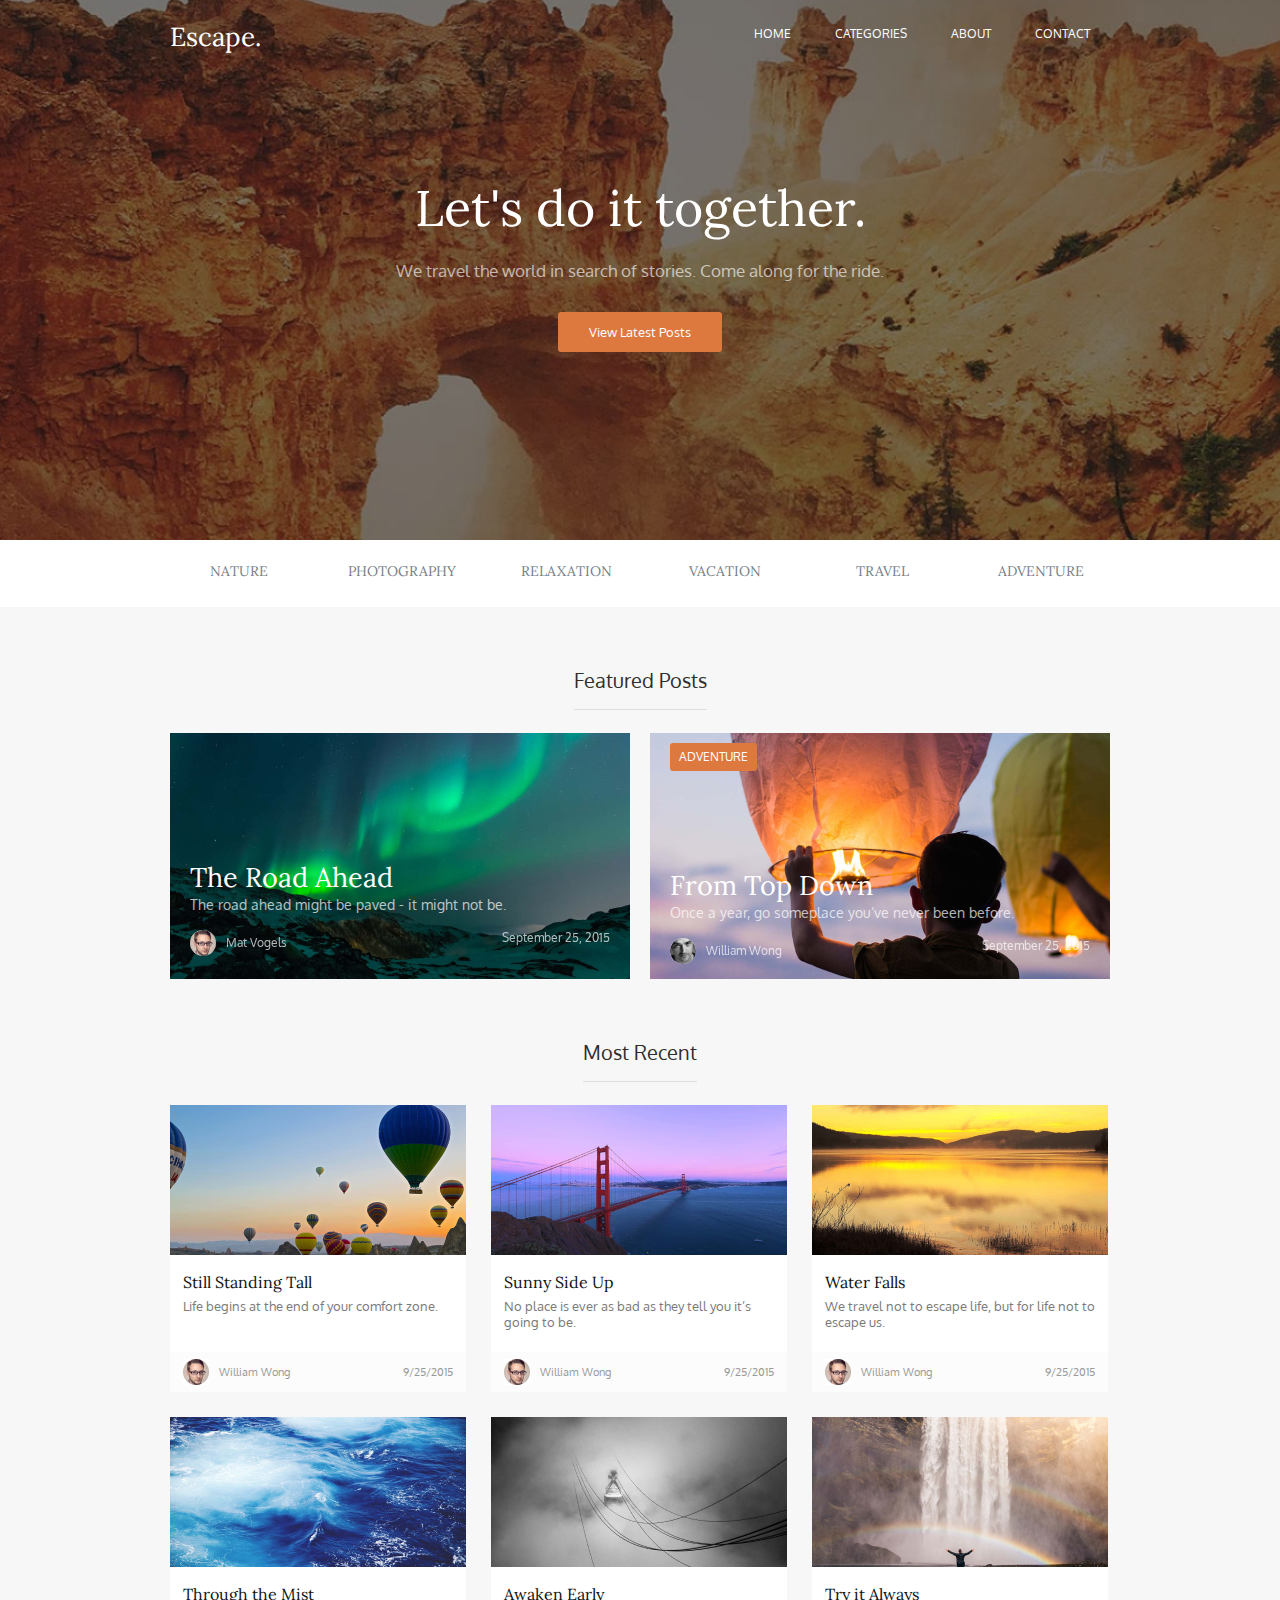
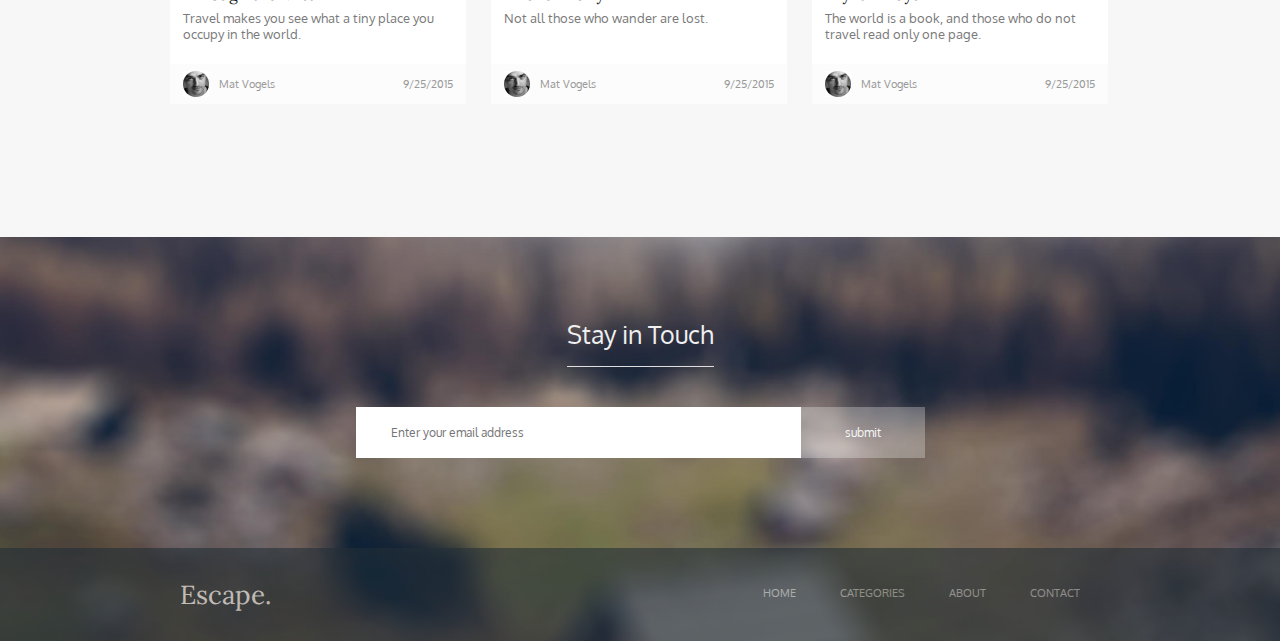
<file: index.html>
<!DOCTYPE html>
<html lang="en">
<head>
    <meta charset="utf-8">
    <link rel="stylesheet" href="css/main-style.css">
    <link rel="stylesheet" href="css/index_style.css">
    <link href="https://fonts.googleapis.com/css2?family=Open+Sans:wght@700&family=Oxygen&family=Raleway:wght@400;600;700&display=swap" rel="stylesheet">
    <link href="https://fonts.googleapis.com/css2?family=Lora&family=Open+Sans:wght@700&family=Oxygen&family=Raleway:wght@400;600;700&display=swap" rel="stylesheet">
    <title>Escape</title>
</head>
<body>
    <div class="main__container">
        <header class="header">
            <div class="container">
                <div class="header__inner">
                    <div class="header__title">
                        <p>Escape.</p>
                    </div>
                    <nav class="nav">
                        <a class="nav__link" href="#">home</a>
                        <a class="nav__link" href="#">categories</a>
                        <a class="nav__link" href="#">about</a>
                        <a class="nav__link" href="#">contact</a>
                    </nav>
                </div>
                <div class="intro">
                    <div class="intro__text">
                        <h1 class="intro__title">Let's do it together.</h1>
                        <p class="intro__subtitle">We travel the world in search of stories. 
                        Come along for the ride.</p>
                    </div>
                    <a class="button" href="#">View Latest Posts</a>
                </div>
            </div>
        </header>

        <nav class="nav">
            <div class="container">
                <div class="nav__inner">
                    <div class="nav__item">
                        <a class="nav--item nav__link" href="#">Nature</a>
                    </div>
                    <div class="nav__item">
                        <a class="nav--item nav__link" href="#">Photography</a>
                    </div>
                    <div class="nav__item">
                        <a class="nav--item nav__link" href="#">Relaxation</a>
                    </div>
                    <div class="nav__item">
                        <a class="nav--item nav__link" href="#">Vacation</a>
                    </div>
                    <div class="nav__item">
                        <a class="nav--item nav__link" href="#">Travel</a>
                    </div>
                    <div class="nav__item">
                        <a class="nav--item nav__link" href="#">Adventure</a>
                    </div>
                </div>
            </div>
        </nav>

        <section class="section">
            <div class="features">
                <div class="container">
                    <div class="features__title">
                        <p class="features__title_p">Featured Posts</p>
                    </div>
                    <div class="features__inner">
                        <div class="features__item">
                            <div class="features__text">
                                <p class="features__text_title">The Road Ahead</p>
                                <p class="features__text_subtitle">The road ahead might be paved - it might not be.</p>
                            </div>
                            <div class="features__footer">
                                <div class="features__footer_l">
                                    <img class="features__img" src="images/features/icon/icon_l.jpg" alt="">
                                    <p class="features__footer_text">Mat Vogels</p>
                                </div>
                                <div class="features__footer_r">
                                    <p class="features__footer_text">September 25, 2015</p>
                                </div>
                            </div>
                        </div>
                        <div class="features__item">
                            <div class="btn">
                                <a class="button features__btn" href="#">Adventure</a>
                            </div>
                            <div class="features__text">
                                <p class="features__text_title">From Top Down</p>
                                <p class="features__text_subtitle">Once a year, go someplace you’ve never been before.</p>
                            </div>
                            <div class="features__footer">
                                <div class="features__footer_l">
                                    <img class="features__img" src="images/features/icon/icon_r.jpg" alt="">
                                    <p class="features__footer_text">William Wong</p>
                                </div>
                                <div class="features__footer_r">
                                    <p class="features__footer_text">September 25, 2015</p>
                                </div>
                            </div>
                        </div>
                    </div>
                </div>
            </div>
            <div class="about">
                <div class="container">
                    <div class="about__title">
                        <p class="about__title_p">Most Recent</p>
                    </div>
                    <div class="about__inner">
                        <div class="about__item">
                            <div class="about__photo">
                                <img class="about__img" src="images/about/about1.jpg" alt="">
                            </div>
                            <div class="about__text">
                                <p class="about__text_title">Still Standing Tall</p>
                                <p class="about__text_subtitle">Life begins at the end of your comfort zone.</p>
                            </div>
                            <div class="about__footer">
                                <div class="about__footer_l">
                                    <img class="about__icon" src="images/about/icon/icon_l.jpg" alt="">
                                    <p class="about__footer_text">William Wong</p>
                                </div>
                                <div class="about__footer_r">
                                    <p class="about__footer_text">9/25/2015</p>
                                </div>
                            </div>
                        </div>

                        <div class="about__item">
                            <div class="about__photo">
                                <img class="about__img" src="images/about/about2.png" alt="">
                            </div>
                            <div class="about__text">
                                <p class="about__text_title">Sunny Side Up</p>
                                <p class="about__text_subtitle">No place is ever as bad as they tell you it’s going to be.</p>
                            </div>
                            <div class="about__footer">
                                <div class="about__footer_l">
                                    <img class="about__icon" src="images/about/icon/icon_l.jpg" alt="">
                                    <p class="about__footer_text">William Wong</p>
                                </div>
                                <div class="about__footer_r">
                                    <p class="about__footer_text">9/25/2015</p>
                                </div>
                            </div>
                        </div>

                        <div class="about__item">
                            <div class="about__photo">
                                <img class="about__img" src="images/about/about3.png" alt="">
                            </div>
                            <div class="about__text">
                                <p class="about__text_title">Water Falls</p>
                                <p class="about__text_subtitle">We travel not to escape life, but for life not to escape us.</p>
                            </div>
                            <div class="about__footer">
                                <div class="about__footer_l">
                                    <img class="about__icon" src="images/about/icon/icon_l.jpg" alt="">
                                    <p class="about__footer_text">William Wong</p>
                                </div>
                                <div class="about__footer_r">
                                    <p class="about__footer_text">9/25/2015</p>
                                </div>
                            </div>
                        </div>
                    
                        <div class="about__item">
                            <div class="about__photo">
                                <img class="about__img" src="images/about/about4.png" alt="">
                            </div>
                            <div class="about__text">
                                <p class="about__text_title">Through the Mist</p>
                                <p class="about__text_subtitle">Travel makes you see what a tiny place you occupy in the world.</p>
                            </div>
                            <div class="about__footer">
                                <div class="about__footer_l">
                                    <img class="about__icon" src="images/about/icon/icon_r.jpg" alt="">
                                    <p class="about__footer_text">Mat Vogels</p>
                                </div>
                                <div class="about__footer_r">
                                    <p class="about__footer_text">9/25/2015</p>
                                </div>
                            </div>
                        </div>

                        <div class="about__item">
                            <div class="about__photo">
                                <img class="about__img" src="images/about/about5.png" alt="">
                            </div>
                            <div class="about__text">
                                <p class="about__text_title">Awaken Early</p>
                                <p class="about__text_subtitle">Not all those who wander are lost.</p>
                            </div>
                            <div class="about__footer">
                                <div class="about__footer_l">
                                    <img class="about__icon" src="images/about/icon/icon_r.jpg" alt="">
                                    <p class="about__footer_text">Mat Vogels</p>
                                </div>
                                <div class="about__footer_r">
                                    <p class="about__footer_text">9/25/2015</p>
                                </div>
                            </div>
                        </div>

                        <div class="about__item">
                            <div class="about__photo">
                                <img class="about__img" src="images/about/about6.png" alt="">
                            </div>
                            <div class="about__text">
                                <p class="about__text_title">Try it Always</p>
                                <p class="about__text_subtitle">The world is a book, and those who do not travel read only one page.</p>
                            </div>
                            <div class="about__footer">
                                <div class="about__footer_l">
                                    <img class="about__icon" src="images/about/icon/icon_r.jpg" alt="">
                                    <p class="about__footer_text">Mat Vogels</p>
                                </div>
                                <div class="about__footer_r">
                                    <p class="about__footer_text">9/25/2015</p>
                                </div>
                            </div>
                        </div>
                    </div>
                </div>
            </div>
        </section>

        <footer class="footer">
            <div class="footer__intro">
                <div class="container">
                    <div class="footer__intro_title">
                        <p class="footer__intro_p">Stay in Touch</p>
                    </div>
                    <form class="footer__intro_form">
                        <input class="footer__intro_form input__text" type="text" name="email" placeholder="Enter your email address">
                        <input class="footer__intro_form input__submit" type="submit" value="submit">
                    </form>
                </div>
            </div>
            <div class="footer__inner">
                <div class="container">
                    <div class="footer__inner_item">
                        <div class="footer__inner_title">
                            <p>Escape.</p>
                        </div>
                        <nav class="nav">
                            <a class="nav__link footer--nav" href="#">home</a>
                            <a class="nav__link footer--nav" href="#">categories</a>
                            <a class="nav__link footer--nav" href="#">about</a>
                            <a class="nav__link footer--nav" href="#">contact</a>
                        </nav>
                    </div>
                </div>
            </div>
        </footer>
    </div>    
</body>    
</html>
</file>
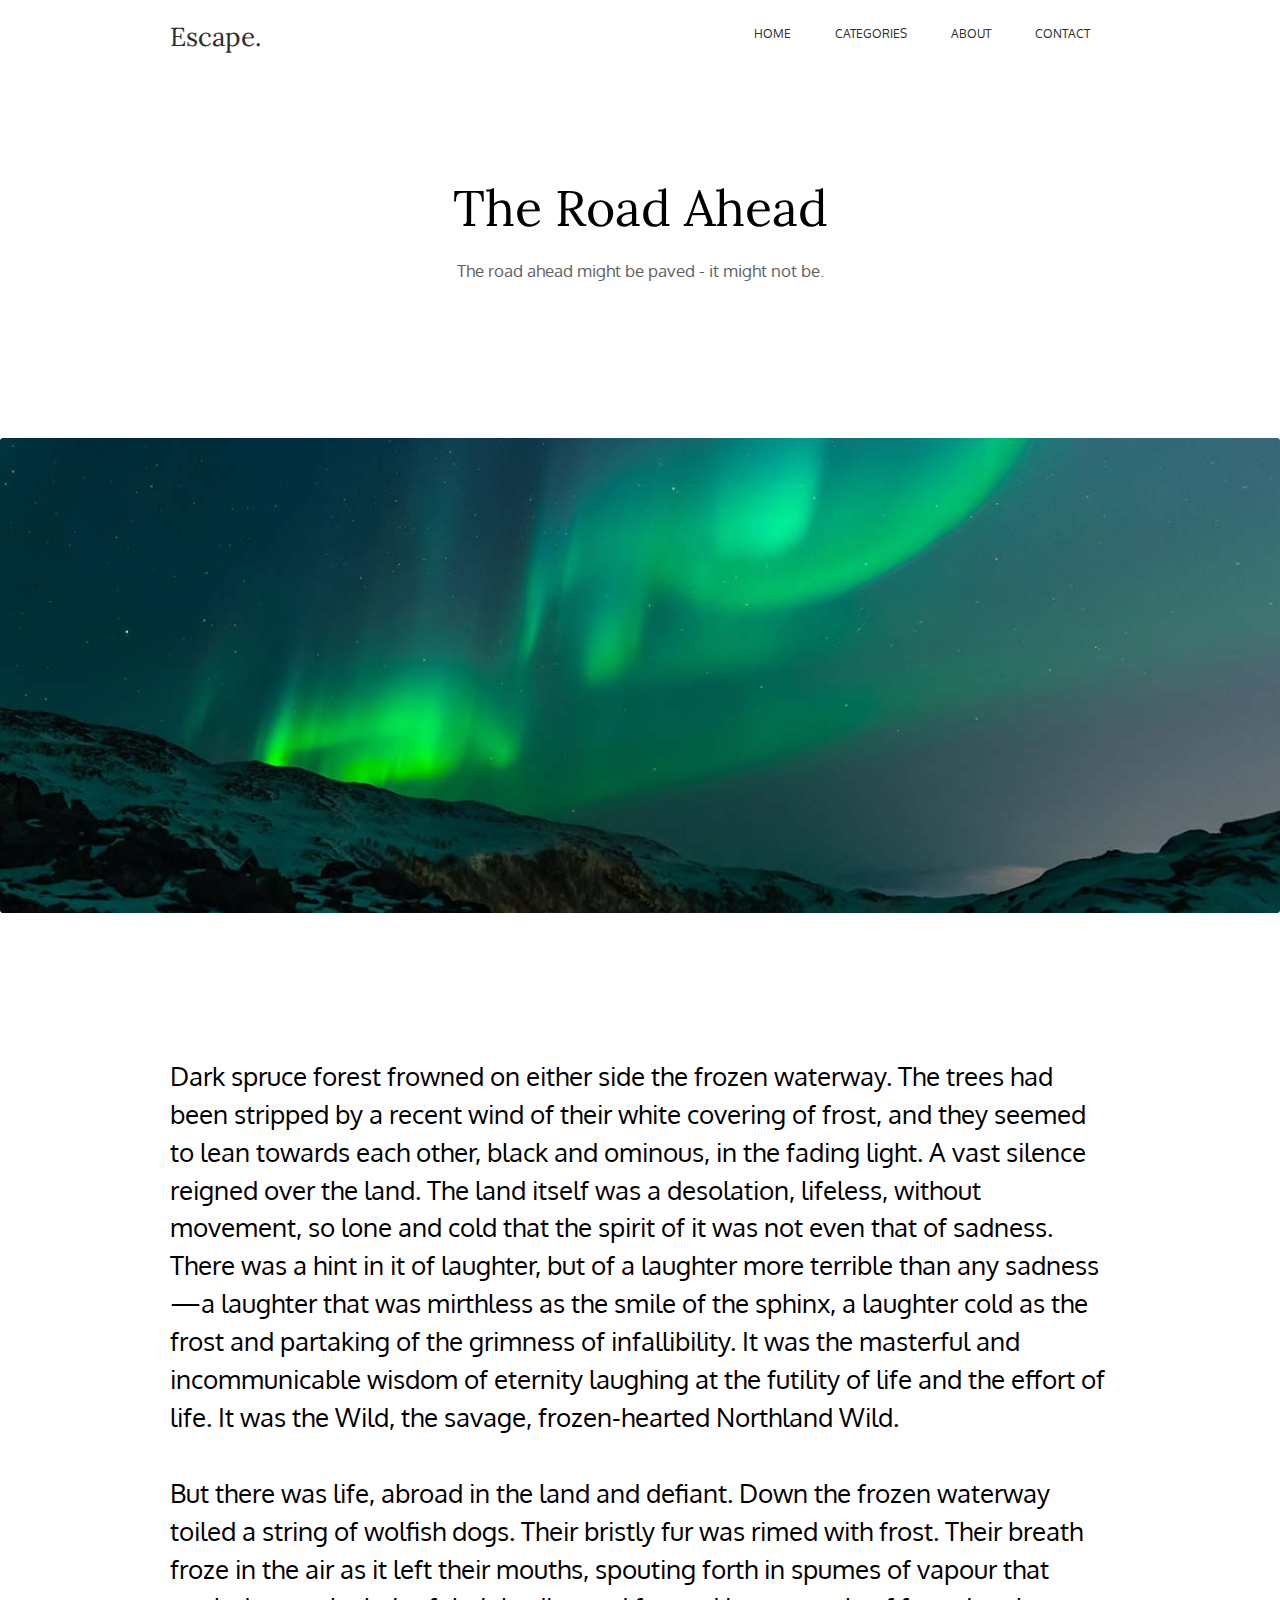
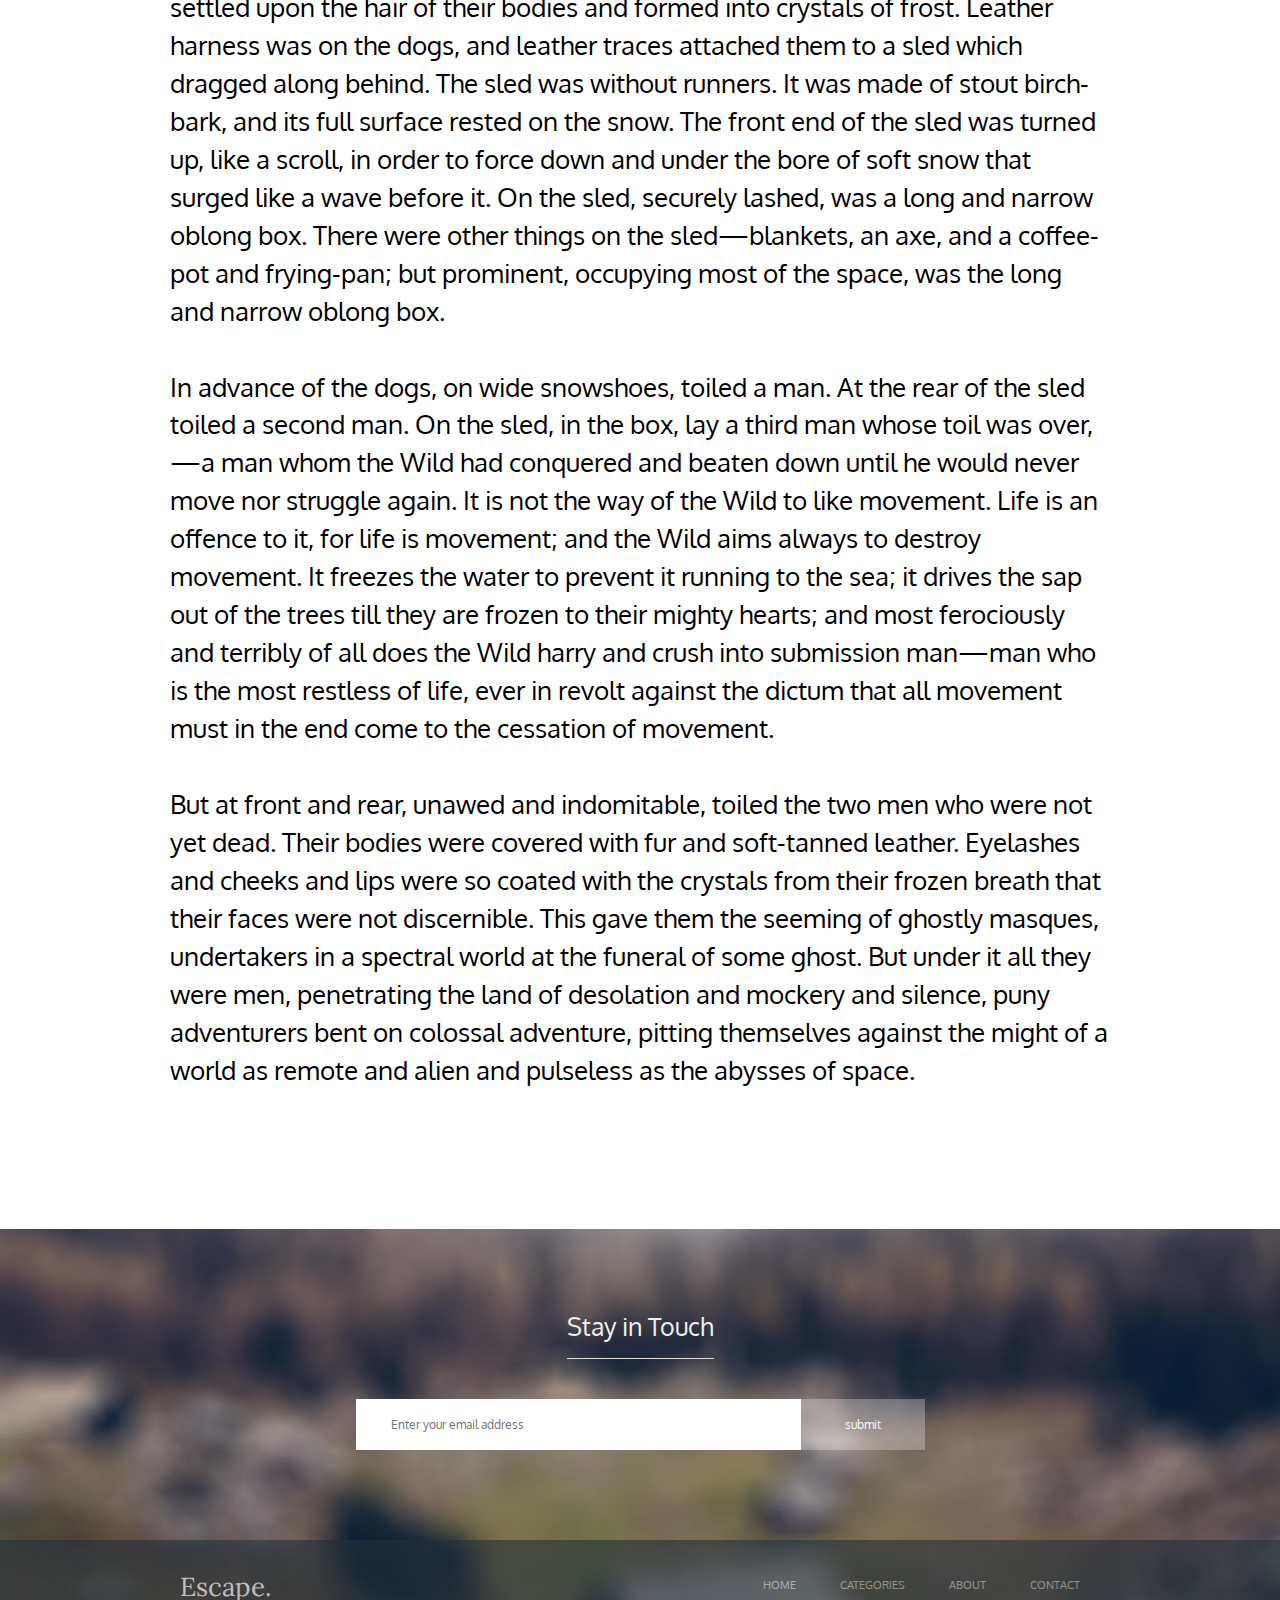
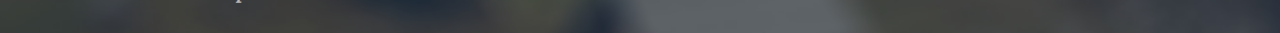
<file: the-road-ahead.html>
<!DOCTYPE html>
<html lang="en">
<head>
    <meta charset="utf-8">
    <link rel="stylesheet" href="css/main-style.css">
    <link rel="stylesheet" href="css/the-road-ahead_style.css">
    <link href="https://fonts.googleapis.com/css2?family=Open+Sans:wght@700&family=Oxygen&family=Raleway:wght@400;600;700&display=swap" rel="stylesheet">
    <link href="https://fonts.googleapis.com/css2?family=Lora&family=Open+Sans:wght@700&family=Oxygen&family=Raleway:wght@400;600;700&display=swap" rel="stylesheet">
    <title>The Road Ahead</title>
</head>
<body>
    <div class="main__container">
        <header class="header">
            <div class="container">
                <div class="header__inner">
                    <div class="header__title">
                        <p>Escape.</p>
                    </div>
                    <nav class="nav">
                        <a class="nav__link header--nav" href="#">home</a>
                        <a class="nav__link header--nav" href="#">categories</a>
                        <a class="nav__link header--nav" href="#">about</a>
                        <a class="nav__link header--nav" href="#">contact</a>
                    </nav>
                </div>
            </div>
        </header>

        <article class="article">
            <div class="intro">
                <div class="intro__text">
                    <h1 class="intro__title">The Road Ahead</h1>
                    <p class="intro__subtitle">The road ahead might be paved - it might not be.</p>
                </div>
            </div>

            <div class="picture">
                <img class="picture__img" src="images/the_road_ahead/img.png" alt="">
            </div>

            <div class="container">
                <div class="text">
                    <p>
                        Dark spruce forest frowned on either side the frozen waterway. 
                        The trees had been stripped by a recent wind of their white 
                        covering of frost, and they seemed to lean towards each other, 
                        black and ominous, in the fading light. A vast silence reigned 
                        over the land. The land itself was a desolation, lifeless, without 
                        movement, so lone and cold that the spirit of it was not even that 
                        of sadness. There was a hint in it of laughter, but of a laughter 
                        more terrible than any sadness—a laughter that was mirthless as 
                        the smile of the sphinx, a laughter cold as the frost and partaking 
                        of the grimness of infallibility. It was the masterful and 
                        incommunicable wisdom of eternity laughing at the futility of life 
                        and the effort of life. It was the Wild, the savage, frozen-hearted 
                        Northland Wild.<br><br>

                        But there was life, abroad in the land and defiant. Down the frozen 
                        waterway toiled a string of wolfish dogs. Their bristly fur was rimed 
                        with frost. Their breath froze in the air as it left their mouths, 
                        spouting forth in spumes of vapour that settled upon the hair of 
                        their bodies and formed into crystals of frost. Leather harness 
                        was on the dogs, and leather traces attached them to a sled which 
                        dragged along behind. The sled was without runners. It was made 
                        of stout birch-bark, and its full surface rested on the snow. 
                        The front end of the sled was turned up, like a scroll, in order 
                        to force down and under the bore of soft snow that surged like 
                        a wave before it. On the sled, securely lashed, was a long and 
                        narrow oblong box. There were other things on the sled—blankets, 
                        an axe, and a coffee-pot and frying-pan; but prominent, occupying 
                        most of the space, was the long and narrow oblong box.<br><br>

                        In advance of the dogs, on wide snowshoes, toiled a man. At the 
                        rear of the sled toiled a second man. On the sled, in the box, 
                        lay a third man whose toil was over,—a man whom the Wild had 
                        conquered and beaten down until he would never move nor struggle 
                        again. It is not the way of the Wild to like movement. Life is an 
                        offence to it, for life is movement; and the Wild aims always to 
                        destroy movement. It freezes the water to prevent it running to the 
                        sea; it drives the sap out of the trees till they are frozen to 
                        their mighty hearts; and most ferociously and terribly of all does 
                        the Wild harry and crush into submission man—man who is the most 
                        restless of life, ever in revolt against the dictum that all movement 
                        must in the end come to the cessation of movement.<br><br>

                        But at front and rear, unawed and indomitable, toiled the two men 
                        who were not yet dead. Their bodies were covered with fur and 
                        soft-tanned leather. Eyelashes and cheeks and lips were so coated 
                        with the crystals from their frozen breath that their faces were 
                        not discernible. This gave them the seeming of ghostly masques, 
                        undertakers in a spectral world at the funeral of some ghost. But 
                        under it all they were men, penetrating the land of desolation and 
                        mockery and silence, puny adventurers bent on colossal adventure, 
                        pitting themselves against the might of a world as remote and alien 
                        and pulseless as the abysses of space.
                    </p>
                </div>
            </div>
        </article>

        <footer class="footer">
            <div class="footer__intro">
                <div class="container">
                    <div class="footer__intro_title">
                        <p class="footer__intro_p">Stay in Touch</p>
                    </div>
                    <form class="footer__intro_form">
                        <input class="footer__intro_form input__text" type="text" name="email" placeholder="Enter your email address">
                        <input class="footer__intro_form input__submit" type="submit" value="submit">
                    </form>
                </div>
            </div>
            <div class="footer__inner">
                <div class="container">
                    <div class="footer__inner_item">
                        <div class="footer__inner_title">
                            <p>Escape.</p>
                        </div>
                        <nav class="nav">
                            <a class="nav__link footer--nav" href="#">home</a>
                            <a class="nav__link footer--nav" href="#">categories</a>
                            <a class="nav__link footer--nav" href="#">about</a>
                            <a class="nav__link footer--nav" href="#">contact</a>
                        </nav>
                    </div>
                </div>
            </div>
        </footer>
    </div>
</body>
</html>
</file>
<file: css/main-style.css>
*,
*:after,
*:before {
    margin: 0;
    padding: 0;
}

/* CONTAINER */
.container {
    width: 100%;
    max-width: 940px;
    margin: 0 auto;
    padding: 0 12px;
}

/* HEADER */
.header__inner {
    display: flex;
    justify-content: space-between;
    align-items: center;
    padding: 20px 0;
}

.header__title {
    font: 400 26px 'Lora';
}

.nav__link {
    color: #fff;
    padding: 0 20px 5px;
    text-decoration: none;
    text-transform: uppercase;
    font: 12px/1.67 'Oxygen';
    display: inline-block;
    position: relative;
}

.nav__link::after {
    content: "";
    position: absolute;
    bottom: 0;
    left: 50%;
    display: block;
    background: none repeat scroll 0 0 transparent;
    height: 2px;
    width: 0;
    background: #fff;
    transition: width 0.3s ease 0s, left 0.3s ease 0s;
}

.nav__link:hover::after {
    width: 100%; 
    left: 0; 
}

.nav__link:last-child {
    margin-right: 0;
}

/* FOOTER */
.footer {
    background: #fff url(../images/header&footer/footer2.png) center no-repeat;
    background-size: cover
}

/*  */
.footer__intro {
    padding: 81px 0 90px;
}

.footer__intro_title {
    text-align: center;
}

.footer__intro_p {
    padding-bottom: 16px;
    display: inline-block;
    text-align: center;
    border-bottom: solid 1px #DEDEDE;
    color: #EFEFEF;
    font: 400 25px 'Oxygen';
}

.footer__intro_form {
    margin: 20px 0 0 0;
    display: flex;
    justify-content: center;
}

.input__text {
    color: #817F83;
    font: 400 12px 'Oxygen';
    padding: 18px 35px;
    width: 375px;
    border: 0;
}

.input__submit {
    display: inline-block;
    padding: 18px 44px;
    color: #F8F8F8;
    font: 400 12px 'Oxygen';
    border: 0;
    background-color: rgba(255, 255, 255, 0.28);
    transition: background-color 0.6s, transform 0.5s;
}

.input__submit:hover {
    background-color: rgba(255, 255, 255, 0.15);
    color: #fff;
}

.footer__inner {
    background-color: #232F38;
    background-size: cover;
    opacity: 0.6;
}

.footer__inner_item {
    display: flex;
    justify-content: space-between;
    align-items: center;
    padding: 30px 10px;
    box-sizing: border-box;
}

.footer__inner_title {
    font: 400 26px 'Lora';
    color: #fff;
}

.footer--nav {
    font: 400 11px 'Oxygen';
    opacity: 0.6;
}
</file>
<file: css/index_style.css>
/* HEADER */
.header {
    background: #754F2B url(../images/header&footer/header.png) center no-repeat;
    background-size: cover;
    color: #fff;
}

.intro {
    text-align: center;
    padding: 103px 221px 157px;
}

.intro__title {
    font: 400 50px 'Lora';
    margin-bottom: 20px;
}

.intro__subtitle {
    font-size: 17px;
    font-family: 'Oxygen';
    opacity: 0.63;
}

.button {
    font: 400 13px 'Oxygen';
    color: #fff;
    padding: 12px 31px;
    margin: 31px;
    display: inline-block;
    text-decoration: none;
    border-radius: 3px;
    background-color: #DD783F;
    transition: background-color 0.6s, transform 0.5s;
}

.button:hover {
    background-color: #bf571b;
    transform: scale(110%);
}

/* NAVIGATION */
.nav__inner {
    padding: 9px 0;
    display: flex;
}

.nav__item {
    text-align: center;
    padding: 13px 0;
    margin-right: 21px;
    width: 16%;
}

.nav__item:last-child {
    margin-right: 0;
}

.nav--item {
    color: #768088;
    font: 400 14px 'Lora';
}

.nav--item::after {
    background: #768088;
}

/* SECTION */
.section {
    background-color: #F7F7F7;
    padding-bottom: 108px;
}

/* FEATURES */
.features {
    padding: 60px 0 0;
}

.features__title {
    text-align: center;
    margin: 0 auto 23px;
}

.features__title_p {
    padding-bottom: 16px;
    display: inline-block;
    text-align: center;
    border-bottom: solid 1px #DEDEDE;
    color: #2E2E2E;
    font: 400 20px 'Oxygen';
}

.features__inner {
    display: flex;
    flex-wrap: wrap;
} 

.features__item {
    box-sizing: border-box;
    padding: 130px 20px 15px;
    max-width: 50%;
    width: 460px;
    background: #fff url(../images/features/feat_l.png) center no-repeat;
    background-size: cover;
    margin-right: 10px;
    position: relative;
}

.features__item:nth-child(2) {
    background: #fff url(../images/features/feat_r.png) center no-repeat;
    background-size: cover;
    margin: 0 0 0 10px;
    padding: 10px 20px 15px;
}

.features__text {
    color: #fff;
    margin-bottom: 12px;
}

.features__text_title{
    font: 400 27px/1.11 'Lora';
}

.features__text_subtitle {
    opacity: 0.7;
    font: 400 14px/1.78 'Oxygen';
}

.features__footer {
    display: flex;
    justify-content: space-between; 
    top: 100%;
    left: 0;
    z-index: 0;
    position: sticky;
}

.features__footer_l {
    display: flex;
    align-items: center;
}

.features__footer_text {
    font: 400 12px 'Oxygen';
    opacity: 0.7;
    color: #fff;
}

.features__img {
    border-radius: 50%;
    margin-right: 10px;
}

.btn {
    margin-bottom: 100px;
}

.features__btn {
    margin: 0;
    padding: 6px 9px 7px;
    font: 400 12px 'Oxygen';
    text-transform: uppercase;
}

/* ABOUT */
.about {
    padding: 60px 0 0;
}

.about__title {
    text-align: center;
    margin: 0 auto 23px;
}

.about__title_p {
    padding-bottom: 16px;
    display: inline-block;
    text-align: center;
    border-bottom: solid 1px #DEDEDE;
    color: #2E2E2E;
    font: 400 20px 'Oxygen';
}

.about__inner {
    display: flex;
    flex-wrap: wrap;
}

.about__item {
    max-width: 33.33333%;
    width: 296px;
    margin: 0 25px 25px 0;
    background-color: #fff;
    position: relative;
}

.about__img {
    width: 100%;
}

.about__item:nth-child(3n+3) {
    margin-right: 0;
}

.about__text {
    min-height: 93px;
    padding: 13px;
    box-sizing: border-box;
}

.about__footer{
    display: flex;
    justify-content: space-between;
    align-items: center;
    position: sticky;
    top: 100%;
    left: 0;
    z-index: 0;
    padding: 7px 13px;
    background-color: #FCFCFC;
}

.about__footer_l {
    display: flex;
    align-items: center;
}

.about__icon {
    margin-right: 10px;
}

.about__text_title {
    font: 400 16px 'Lora';
    color: #101315;
    margin-bottom: 6px;
}

.about__text_subtitle {
    font: 400 13px 'Oxygen';
    color: #7A7A7A;
}

.about__footer_text {
    font: 400 11px 'Oxygen';
    color: #999;
}
</file>
<file: css/the-road-ahead_style.css>
*,
*:after,
*:before {
    margin: 0;
    padding: 0;
}

/* CONTAINER */
.container {
    width: 100%;
    max-width: 940px;
    margin: 0 auto;
    padding: 0 12px;
}

/* HEADER */
.header {
    color: #2E2E2E;
}

.header--nav {
    color: #2E2E2E;
}

.header--nav::after {
    background-color: #2E2E2E;
}

/* INTRO */
.intro {
    text-align: center;
    padding: 103px 221px 157px;
    box-sizing: border-box;
}

.intro__title {
    font: 400 50px 'Lora';
    margin-bottom: 20px;
}

.intro__subtitle {
    font-size: 17px;
    font-family: 'Oxygen';
    opacity: 0.63;
}

/* PICTURE */
.picture__img {
    width: 100%;
}

/* TEXT */
.text {
    margin: 140px 0;
    font: 400 26px/1.46 'Oxygen';
}
</file>
